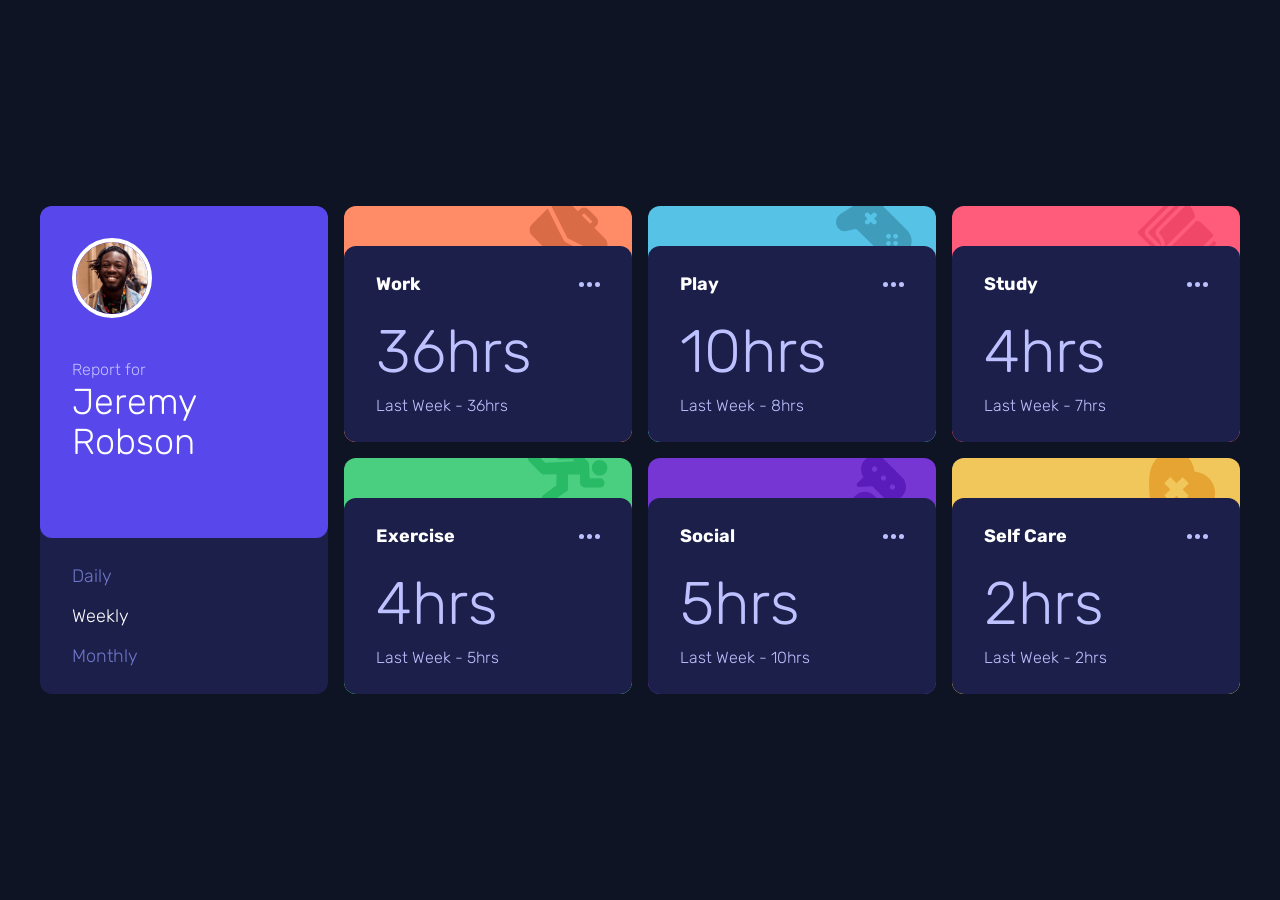
<file: index.html>
<!DOCTYPE html>
<html lang="en">

<head>
    <meta charset="UTF-8">
    <meta name="viewport" content="width=device-width, initial-scale=1.0">
    <title>TailwindTemp</title>
    <link rel="preconnect" href="https://fonts.googleapis.com">
    <link rel="preconnect" href="https://fonts.gstatic.com" crossorigin>
    <link href="https://fonts.googleapis.com/css2?family=Rubik:ital,wght@0,300..900;1,300..900&display=swap"
        rel="stylesheet">
    <link rel="stylesheet" href="./css/style.css">
</head>

<body class="flex justify-center items-center min-h-screen text-lg bg-veryDark">
    <div class="wrapper w-[360px] space-y-4 font-light lg:grid lg:grid-cols-4 lg:gap-4 lg:w-[1200px] lg:space-y-0">

        <div class="card bg-darkBlue rounded-xl lg:flex lg:flex-col lg:row-span-2">
            <div class="flex items-center p-8 bg-blue rounded-xl lg:flex-col lg:items-start lg:h-4/5">
                <img src="./img/image-jeremy.png" alt="Jeremy"
                    class="mr-6 w-20 h-20 border-4 rounded-full border-white lg:mb-10">
                <div>
                    <p class="text-paleBlue text-base">Report for</p>
                    <p class="text-white text-2xl lg:text-4xl">Jeremy Robson</p>
                </div>
            </div>
            <div class="flex justify-between text-desaturatedBlue py-6 px-8 lg:flex-col lg:items-start lg:space-y-3">
                <button class="hover:text-white transition-colors">Daily</button>
                <button class="text-white">Weekly</button>
                <button class="hover:text-white transition-colors">Monthly</button>
            </div>
        </div>

        <div class="card relative pt-10 bg-lightOrange rounded-xl overflow-hidden">
            <img src="./img/icon-work.svg" alt="" class="absolute right-6 -top-2">
            <div
                class="relative bg-darkBlue text-white items-center p-8 py-6 rounded-xl lg:hover:bg-cyan cursor-pointer transition-colors">
                <div class="flex items-center justify-between">
                    <h3 class="font-bold">Work</h3>
                    <img src="./img/icon-ellipsis.svg" alt="">
                </div>
                <div class="flex items-center justify-between lg:flex-col lg:items-start lg:mt-6 text-paleBlue rounded">
                    <p class="text-3xl lg:text-6xl lg:mb-3">36hrs</p>
                    <p class="text-base text-paleBlue">Last Week - 36hrs</p>
                </div>
            </div>
        </div>
        <div class="card relative pt-10 bg-softBlue rounded-xl overflow-hidden">
            <img src="./img/icon-play.svg" alt="" class="absolute right-6 -top-2">
            <div
                class="relative bg-darkBlue text-white items-center p-8 py-6 rounded-xl lg:hover:bg-cyan cursor-pointer transition-colors">
                <div class="flex items-center justify-between">
                    <h3 class="font-bold">Play</h3>
                    <img src="./img/icon-ellipsis.svg" alt="">
                </div>
                <div class="flex items-center justify-between lg:flex-col lg:items-start lg:mt-6 text-paleBlue rounded">
                    <p class="text-3xl lg:text-6xl lg:mb-3">10hrs</p>
                    <p class="text-base text-paleBlue">Last Week - 8hrs</p>
                </div>
            </div>
        </div>
        <div class="card relative pt-10 bg-lightRed rounded-xl overflow-hidden">
            <img src="./img/icon-study.svg" alt="" class="absolute right-6 -top-2">
            <div
                class="relative bg-darkBlue text-white items-center p-8 py-6 rounded-xl lg:hover:bg-cyan cursor-pointer transition-colors">
                <div class="flex items-center justify-between">
                    <h3 class="font-bold">Study</h3>
                    <img src="./img/icon-ellipsis.svg" alt="">
                </div>
                <div
                    class="flex items-center justify-between lg:flex-col lg:items-start lg:mt-6  text-paleBlue rounded">
                    <p class="text-3xl lg:text-6xl lg:mb-3">4hrs</p>
                    <p class="text-base text-paleBlue">Last Week - 7hrs</p>
                </div>
            </div>
        </div>
        <div class="card relative pt-10 bg-limeGreen rounded-xl overflow-hidden">
            <img src="./img/icon-exercise.svg" alt="" class="absolute right-6 -top-2">
            <div
                class="relative bg-darkBlue text-white items-center p-8 py-6 rounded-xl lg:hover:bg-cyan cursor-pointer transition-colors">
                <div class="flex items-center justify-between">
                    <h3 class="font-bold">Exercise</h3>
                    <img src="./img/icon-ellipsis.svg" alt="">
                </div>
                <div class="flex items-center justify-between lg:flex-col lg:items-start lg:mt-6 text-paleBlue rounded">
                    <p class="text-3xl lg:text-6xl lg:mb-3">4hrs</p>
                    <p class="text-base text-paleBlue">Last Week - 5hrs</p>
                </div>
            </div>
        </div>
        <div class="card relative pt-10 bg-violet rounded-xl overflow-hidden">
            <img src="./img/icon-social.svg" alt="" class="absolute right-6 -top-2">
            <div
                class="relative bg-darkBlue text-white items-center p-8 py-6 rounded-xl lg:hover:bg-cyan cursor-pointer transition-colors">
                <div class="flex items-center justify-between">
                    <h3 class="font-bold">Social</h3>
                    <img src="./img/icon-ellipsis.svg" alt="">
                </div>
                <div class="flex items-center justify-between lg:flex-col lg:items-start lg:mt-6 text-paleBlue rounded">
                    <p class="text-3xl lg:text-6xl lg:mb-3">5hrs</p>
                    <p class="text-base text-paleBlue">Last Week - 10hrs</p>
                </div>
            </div>
        </div>
        <div class="card relative pt-10 bg-softOrange rounded-xl overflow-hidden">
            <img src="./img/icon-self-care.svg" alt="" class="absolute right-6 -top-2">
            <div
                class="relative bg-darkBlue text-white items-center p-8 py-6 rounded-xl lg:hover:bg-cyan cursor-pointer transition-colors">
                <div class="flex items-center justify-between">
                    <h3 class="font-bold">Self Care</h3>
                    <img src="./img/icon-ellipsis.svg" alt="">
                </div>
                <div class="flex items-center justify-between lg:flex-col lg:items-start lg:mt-6 text-paleBlue rounded">
                    <p class="text-3xl lg:text-6xl lg:mb-3">2hrs</p>
                    <p class="text-base text-paleBlue">Last Week - 2hrs</p>
                </div>
            </div>
        </div>
    </div>
    </div>

</body>

</html>
</file>
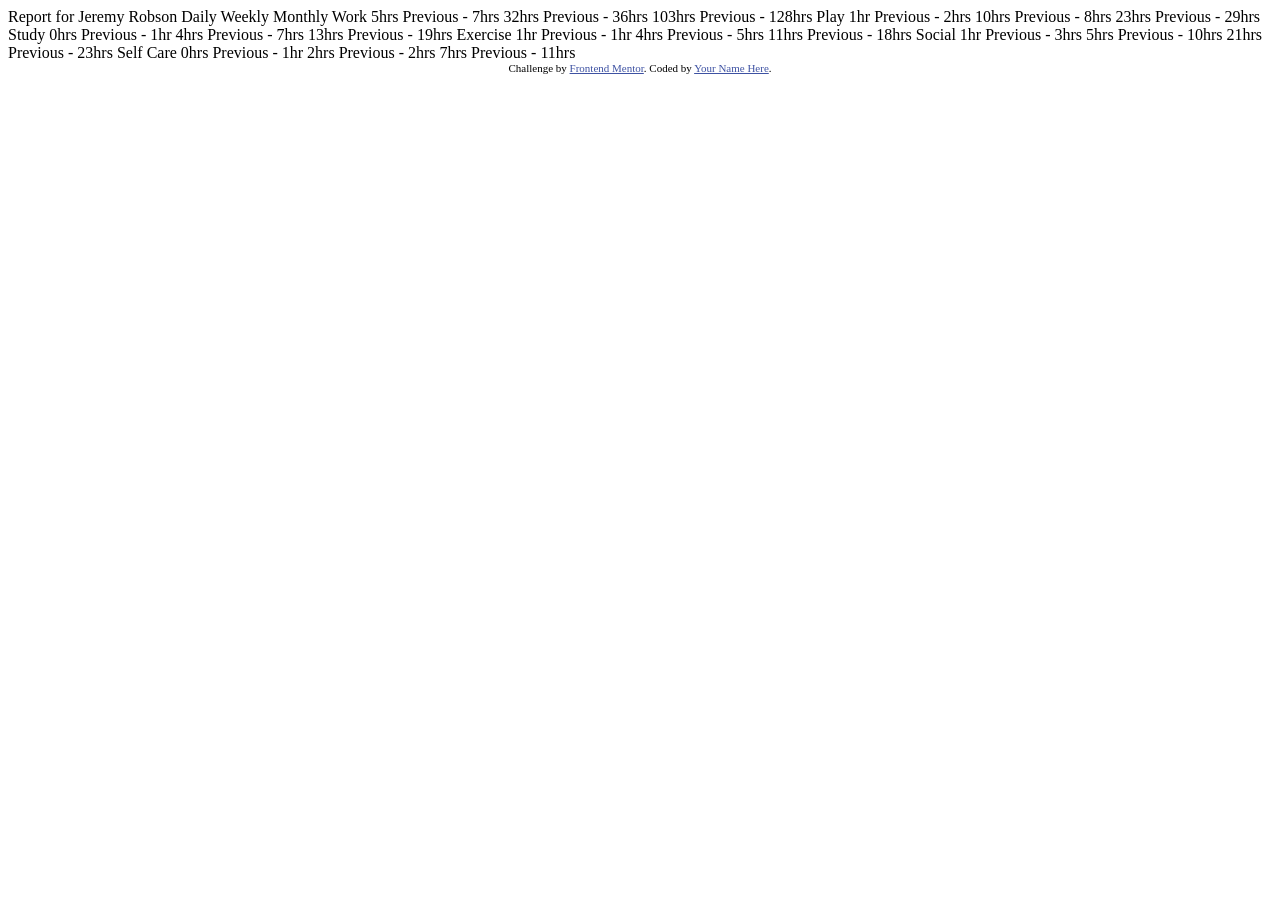
<file: time-tracking-dashboard-main/index.html>
<!DOCTYPE html>
<html lang="en">
<head>
  <meta charset="UTF-8">
  <meta name="viewport" content="width=device-width, initial-scale=1.0"> <!-- displays site properly based on user's device -->

  <link rel="icon" type="image/png" sizes="32x32" href="./images/favicon-32x32.png">
  
  <title>Frontend Mentor | Time tracking dashboard</title>

  <!-- Feel free to remove these styles or customise in your own stylesheet 👍 -->
  <style>
    .attribution { font-size: 11px; text-align: center; }
    .attribution a { color: hsl(228, 45%, 44%); }
  </style>
</head>
<body>

  Report for
  Jeremy Robson

  Daily
  Weekly
  Monthly

  Work
  5hrs <!-- daily -->
  Previous - 7hrs <!-- daily -->
  32hrs <!-- weekly -->
  Previous - 36hrs <!-- weekly -->
  103hrs <!-- monthly -->
  Previous - 128hrs <!-- monthly -->

  Play
  1hr <!-- daily -->
  Previous - 2hrs <!-- daily -->
  10hrs <!-- weekly -->
  Previous - 8hrs <!-- weekly -->
  23hrs <!-- monthly -->
  Previous - 29hrs <!-- monthly -->

  Study
  0hrs <!-- daily -->
  Previous - 1hr <!-- daily -->
  4hrs <!-- weekly -->
  Previous - 7hrs <!-- weekly -->
  13hrs <!-- monthly -->
  Previous - 19hrs <!-- monthly -->

  Exercise
  1hr <!-- daily -->
  Previous - 1hr <!-- daily -->
  4hrs <!-- weekly -->
  Previous - 5hrs <!-- weekly -->
  11hrs <!-- monthly -->
  Previous - 18hrs <!-- monthly -->

  Social
  1hr <!-- daily -->
  Previous - 3hrs <!-- daily -->
  5hrs <!-- weekly -->
  Previous - 10hrs <!-- weekly -->
  21hrs <!-- monthly -->
  Previous - 23hrs <!-- monthly -->

  Self Care
  0hrs <!-- daily -->
  Previous - 1hr <!-- daily -->
  2hrs <!-- weekly -->
  Previous - 2hrs <!-- weekly -->
  7hrs <!-- monthly -->
  Previous - 11hrs <!-- monthly -->

  
  <div class="attribution">
    Challenge by <a href="https://www.frontendmentor.io?ref=challenge" target="_blank">Frontend Mentor</a>. 
    Coded by <a href="#">Your Name Here</a>.
  </div>
</body>
</html>
</file>
<file: css/style.css>
/*! tailwindcss v3.4.10 | MIT License | https://tailwindcss.com*/*,:after,:before{box-sizing:border-box;border:0 solid}:after,:before{--tw-content:""}:host,html{line-height:1.5;-webkit-text-size-adjust:100%;-moz-tab-size:4;-o-tab-size:4;tab-size:4;font-family:Rubik,sans-serif;font-feature-settings:normal;font-variation-settings:normal;-webkit-tap-highlight-color:transparent}body{margin:0;line-height:inherit}hr{height:0;color:inherit;border-top-width:1px}abbr:where([title]){-webkit-text-decoration:underline dotted;text-decoration:underline dotted}h1,h2,h3,h4,h5,h6{font-size:inherit;font-weight:inherit}a{color:inherit;text-decoration:inherit}b,strong{font-weight:bolder}code,kbd,pre,samp{font-family:ui-monospace,SFMono-Regular,Menlo,Monaco,Consolas,Liberation Mono,Courier New,monospace;font-feature-settings:normal;font-variation-settings:normal;font-size:1em}small{font-size:80%}sub,sup{font-size:75%;line-height:0;position:relative;vertical-align:baseline}sub{bottom:-.25em}sup{top:-.5em}table{text-indent:0;border-color:inherit;border-collapse:collapse}button,input,optgroup,select,textarea{font-family:inherit;font-feature-settings:inherit;font-variation-settings:inherit;font-size:100%;font-weight:inherit;line-height:inherit;letter-spacing:inherit;color:inherit;margin:0;padding:0}button,select{text-transform:none}button,input:where([type=button]),input:where([type=reset]),input:where([type=submit]){-webkit-appearance:button;background-color:transparent;background-image:none}:-moz-focusring{outline:auto}:-moz-ui-invalid{box-shadow:none}progress{vertical-align:baseline}::-webkit-inner-spin-button,::-webkit-outer-spin-button{height:auto}[type=search]{-webkit-appearance:textfield;outline-offset:-2px}::-webkit-search-decoration{-webkit-appearance:none}::-webkit-file-upload-button{-webkit-appearance:button;font:inherit}summary{display:list-item}blockquote,dd,dl,figure,h1,h2,h3,h4,h5,h6,hr,p,pre{margin:0}fieldset{margin:0}fieldset,legend{padding:0}menu,ol,ul{list-style:none;margin:0;padding:0}dialog{padding:0}textarea{resize:vertical}input::-moz-placeholder,textarea::-moz-placeholder{opacity:1;color:#9ca3af}input::placeholder,textarea::placeholder{opacity:1;color:#9ca3af}[role=button],button{cursor:pointer}:disabled{cursor:default}audio,canvas,embed,iframe,img,object,svg,video{display:block;vertical-align:middle}img,video{max-width:100%;height:auto}[hidden]{display:none}*,:after,:before{--tw-border-spacing-x:0;--tw-border-spacing-y:0;--tw-translate-x:0;--tw-translate-y:0;--tw-rotate:0;--tw-skew-x:0;--tw-skew-y:0;--tw-scale-x:1;--tw-scale-y:1;--tw-pan-x: ;--tw-pan-y: ;--tw-pinch-zoom: ;--tw-scroll-snap-strictness:proximity;--tw-gradient-from-position: ;--tw-gradient-via-position: ;--tw-gradient-to-position: ;--tw-ordinal: ;--tw-slashed-zero: ;--tw-numeric-figure: ;--tw-numeric-spacing: ;--tw-numeric-fraction: ;--tw-ring-inset: ;--tw-ring-offset-width:0px;--tw-ring-offset-color:#fff;--tw-ring-color:rgba(59,130,246,.5);--tw-ring-offset-shadow:0 0 #0000;--tw-ring-shadow:0 0 #0000;--tw-shadow:0 0 #0000;--tw-shadow-colored:0 0 #0000;--tw-blur: ;--tw-brightness: ;--tw-contrast: ;--tw-grayscale: ;--tw-hue-rotate: ;--tw-invert: ;--tw-saturate: ;--tw-sepia: ;--tw-drop-shadow: ;--tw-backdrop-blur: ;--tw-backdrop-brightness: ;--tw-backdrop-contrast: ;--tw-backdrop-grayscale: ;--tw-backdrop-hue-rotate: ;--tw-backdrop-invert: ;--tw-backdrop-opacity: ;--tw-backdrop-saturate: ;--tw-backdrop-sepia: ;--tw-contain-size: ;--tw-contain-layout: ;--tw-contain-paint: ;--tw-contain-style: }::backdrop{--tw-border-spacing-x:0;--tw-border-spacing-y:0;--tw-translate-x:0;--tw-translate-y:0;--tw-rotate:0;--tw-skew-x:0;--tw-skew-y:0;--tw-scale-x:1;--tw-scale-y:1;--tw-pan-x: ;--tw-pan-y: ;--tw-pinch-zoom: ;--tw-scroll-snap-strictness:proximity;--tw-gradient-from-position: ;--tw-gradient-via-position: ;--tw-gradient-to-position: ;--tw-ordinal: ;--tw-slashed-zero: ;--tw-numeric-figure: ;--tw-numeric-spacing: ;--tw-numeric-fraction: ;--tw-ring-inset: ;--tw-ring-offset-width:0px;--tw-ring-offset-color:#fff;--tw-ring-color:rgba(59,130,246,.5);--tw-ring-offset-shadow:0 0 #0000;--tw-ring-shadow:0 0 #0000;--tw-shadow:0 0 #0000;--tw-shadow-colored:0 0 #0000;--tw-blur: ;--tw-brightness: ;--tw-contrast: ;--tw-grayscale: ;--tw-hue-rotate: ;--tw-invert: ;--tw-saturate: ;--tw-sepia: ;--tw-drop-shadow: ;--tw-backdrop-blur: ;--tw-backdrop-brightness: ;--tw-backdrop-contrast: ;--tw-backdrop-grayscale: ;--tw-backdrop-hue-rotate: ;--tw-backdrop-invert: ;--tw-backdrop-opacity: ;--tw-backdrop-saturate: ;--tw-backdrop-sepia: ;--tw-contain-size: ;--tw-contain-layout: ;--tw-contain-paint: ;--tw-contain-style: }.absolute{position:absolute}.relative{position:relative}.-top-2{top:-.5rem}.right-6{right:1.5rem}.mr-6{margin-right:1.5rem}.flex{display:flex}.h-20{height:5rem}.min-h-screen{min-height:100vh}.w-20{width:5rem}.w-\[360px\]{width:360px}.cursor-pointer{cursor:pointer}.items-center{align-items:center}.justify-center{justify-content:center}.justify-between{justify-content:space-between}.space-y-4>:not([hidden])~:not([hidden]){--tw-space-y-reverse:0;margin-top:calc(1rem*(1 - var(--tw-space-y-reverse)));margin-bottom:calc(1rem*var(--tw-space-y-reverse))}.overflow-hidden{overflow:hidden}.rounded{border-radius:.25rem}.rounded-full{border-radius:9999px}.rounded-xl{border-radius:.75rem}.border-4{border-width:4px}.border-white{--tw-border-opacity:1;border-color:rgb(255 255 255/var(--tw-border-opacity))}.bg-blue{--tw-bg-opacity:1;background-color:hsl(246 80% 60%/var(--tw-bg-opacity))}.bg-darkBlue{--tw-bg-opacity:1;background-color:hsl(235 46% 20%/var(--tw-bg-opacity))}.bg-lightOrange{--tw-bg-opacity:1;background-color:hsl(15 100% 70%/var(--tw-bg-opacity))}.bg-lightRed{--tw-bg-opacity:1;background-color:hsl(348 100% 68%/var(--tw-bg-opacity))}.bg-limeGreen{--tw-bg-opacity:1;background-color:hsl(145 58% 55%/var(--tw-bg-opacity))}.bg-softBlue{--tw-bg-opacity:1;background-color:hsl(195 74% 62%/var(--tw-bg-opacity))}.bg-softOrange{--tw-bg-opacity:1;background-color:hsl(43 84% 65%/var(--tw-bg-opacity))}.bg-veryDark{--tw-bg-opacity:1;background-color:hsl(226 43% 10%/var(--tw-bg-opacity))}.bg-violet{--tw-bg-opacity:1;background-color:hsl(264 64% 52%/var(--tw-bg-opacity))}.p-8{padding:2rem}.px-8{padding-left:2rem;padding-right:2rem}.py-6{padding-top:1.5rem;padding-bottom:1.5rem}.pt-10{padding-top:2.5rem}.text-2xl{font-size:1.5rem;line-height:2rem}.text-3xl{font-size:1.875rem;line-height:2.25rem}.text-base{font-size:1rem;line-height:1.5rem}.text-lg{font-size:1.125rem;line-height:1.75rem}.font-bold{font-weight:700}.font-light{font-weight:300}.text-desaturatedBlue{--tw-text-opacity:1;color:hsl(235 45% 61%/var(--tw-text-opacity))}.text-paleBlue{--tw-text-opacity:1;color:hsl(236 100% 87%/var(--tw-text-opacity))}.text-white{--tw-text-opacity:1;color:rgb(255 255 255/var(--tw-text-opacity))}.transition-colors{transition-property:color,background-color,border-color,text-decoration-color,fill,stroke;transition-timing-function:cubic-bezier(.4,0,.2,1);transition-duration:.15s}.hover\:text-white:hover{--tw-text-opacity:1;color:rgb(255 255 255/var(--tw-text-opacity))}@media (min-width:1024px){.lg\:row-span-2{grid-row:span 2/span 2}.lg\:mb-10{margin-bottom:2.5rem}.lg\:mb-3{margin-bottom:.75rem}.lg\:mt-6{margin-top:1.5rem}.lg\:flex{display:flex}.lg\:grid{display:grid}.lg\:h-4\/5{height:80%}.lg\:w-\[1200px\]{width:1200px}.lg\:grid-cols-4{grid-template-columns:repeat(4,minmax(0,1fr))}.lg\:flex-col{flex-direction:column}.lg\:items-start{align-items:flex-start}.lg\:gap-4{gap:1rem}.lg\:space-y-0>:not([hidden])~:not([hidden]){--tw-space-y-reverse:0;margin-top:calc(0px*(1 - var(--tw-space-y-reverse)));margin-bottom:calc(0px*var(--tw-space-y-reverse))}.lg\:space-y-3>:not([hidden])~:not([hidden]){--tw-space-y-reverse:0;margin-top:calc(.75rem*(1 - var(--tw-space-y-reverse)));margin-bottom:calc(.75rem*var(--tw-space-y-reverse))}.lg\:text-4xl{font-size:2.25rem;line-height:2.5rem}.lg\:text-6xl{font-size:3.75rem;line-height:1}.lg\:hover\:bg-cyan:hover{--tw-bg-opacity:1;background-color:hsl(235 46% 30%/var(--tw-bg-opacity))}}
</file>
